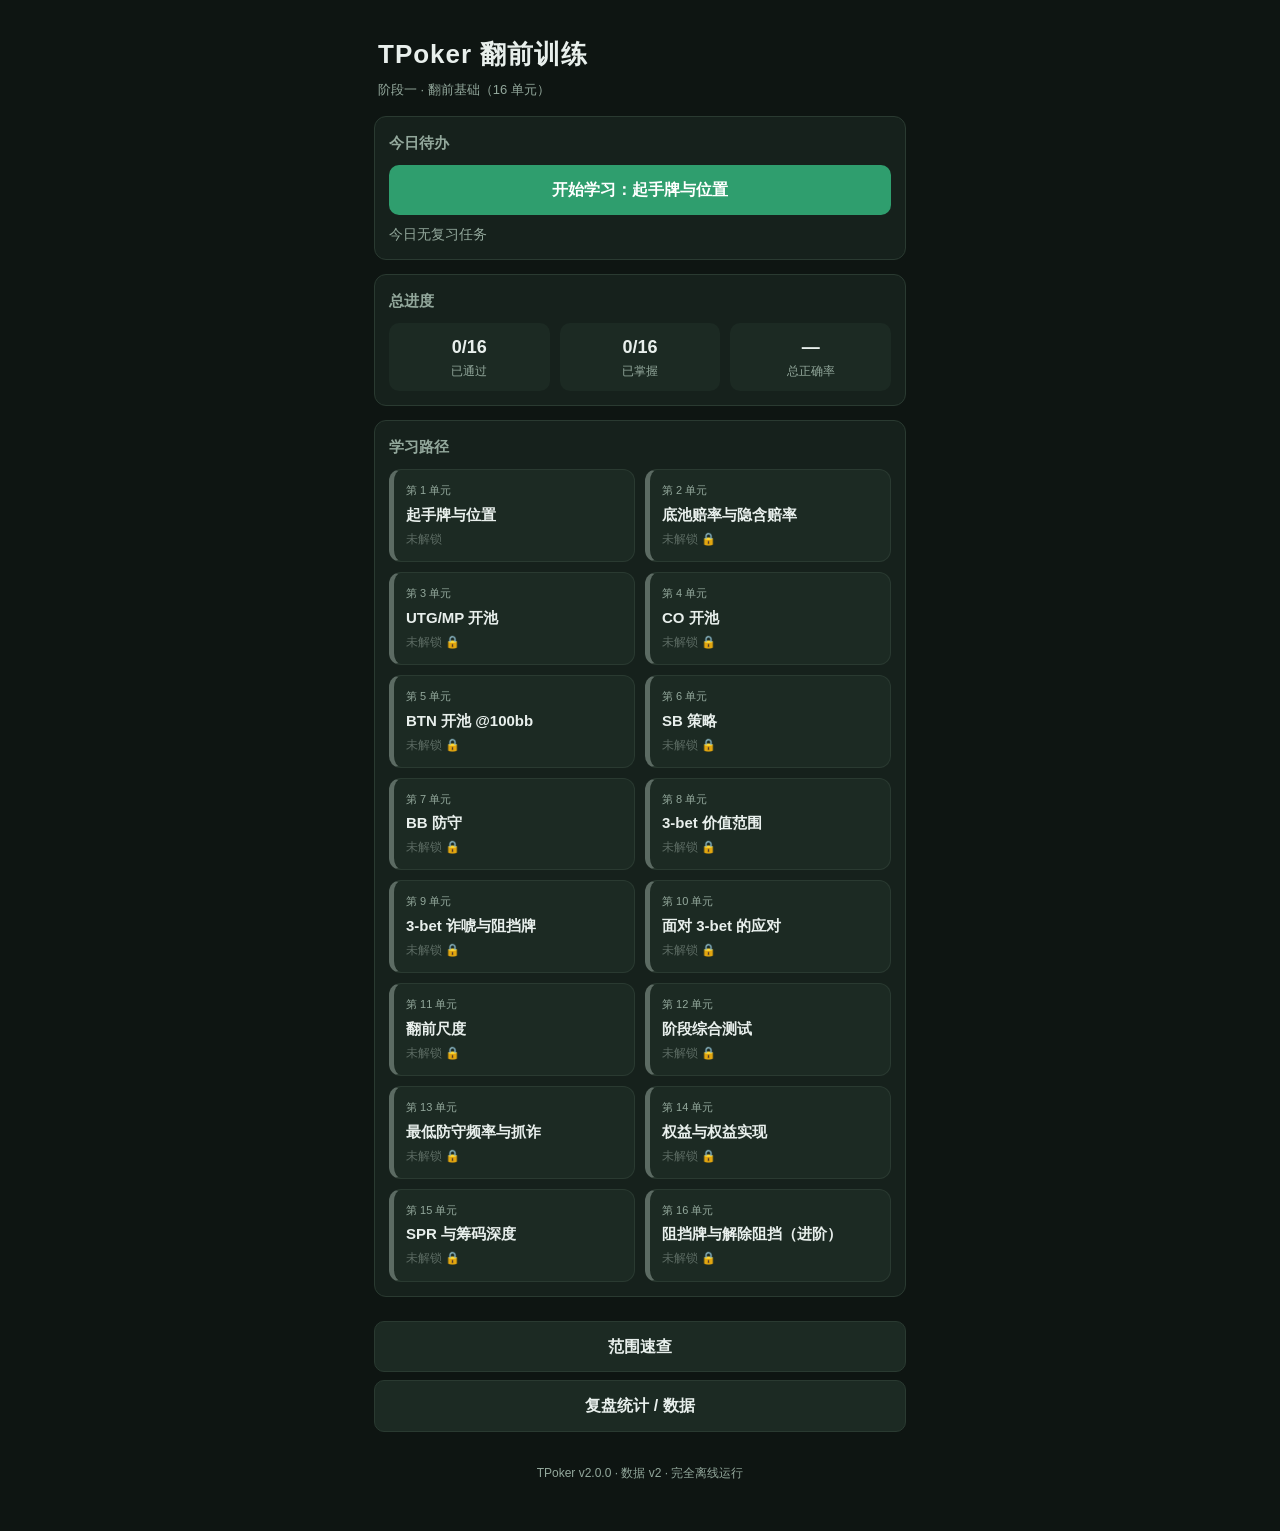
<file: index.html>
<!DOCTYPE html>
<html lang="zh-CN">
<head>
  <meta charset="UTF-8">
  <meta name="viewport" content="width=device-width, initial-scale=1, viewport-fit=cover">
  <title>TPoker 翻前训练</title>
  <meta name="description" content="TPoker：德州扑克翻前学练一体训练器，完全离线运行。">
  <meta name="theme-color" content="#0e1512">
  <link rel="manifest" href="manifest.webmanifest">
  <link rel="icon" type="image/png" sizes="192x192" href="icon-192.png">
  <link rel="apple-touch-icon" href="apple-touch-icon.png">
  <meta name="apple-mobile-web-app-capable" content="yes">
  <meta name="mobile-web-app-capable" content="yes">
  <meta name="apple-mobile-web-app-status-bar-style" content="black-translucent">
  <meta name="apple-mobile-web-app-title" content="TPoker">
  <link rel="stylesheet" href="css/app.css">
</head>
<body>
  <div id="app">
    <div class="page">
      <p class="hint" style="padding:24px 8px;">TPoker 加载中…（若长时间无响应，请通过 start.bat / start.sh 启动本地服务后访问）</p>
    </div>
  </div>
  <script src="js/logic.js"></script>
  <script src="js/store.js"></script>
  <script src="js/ranges.js"></script>
  <script src="js/app.js"></script>
</body>
</html>
</file>
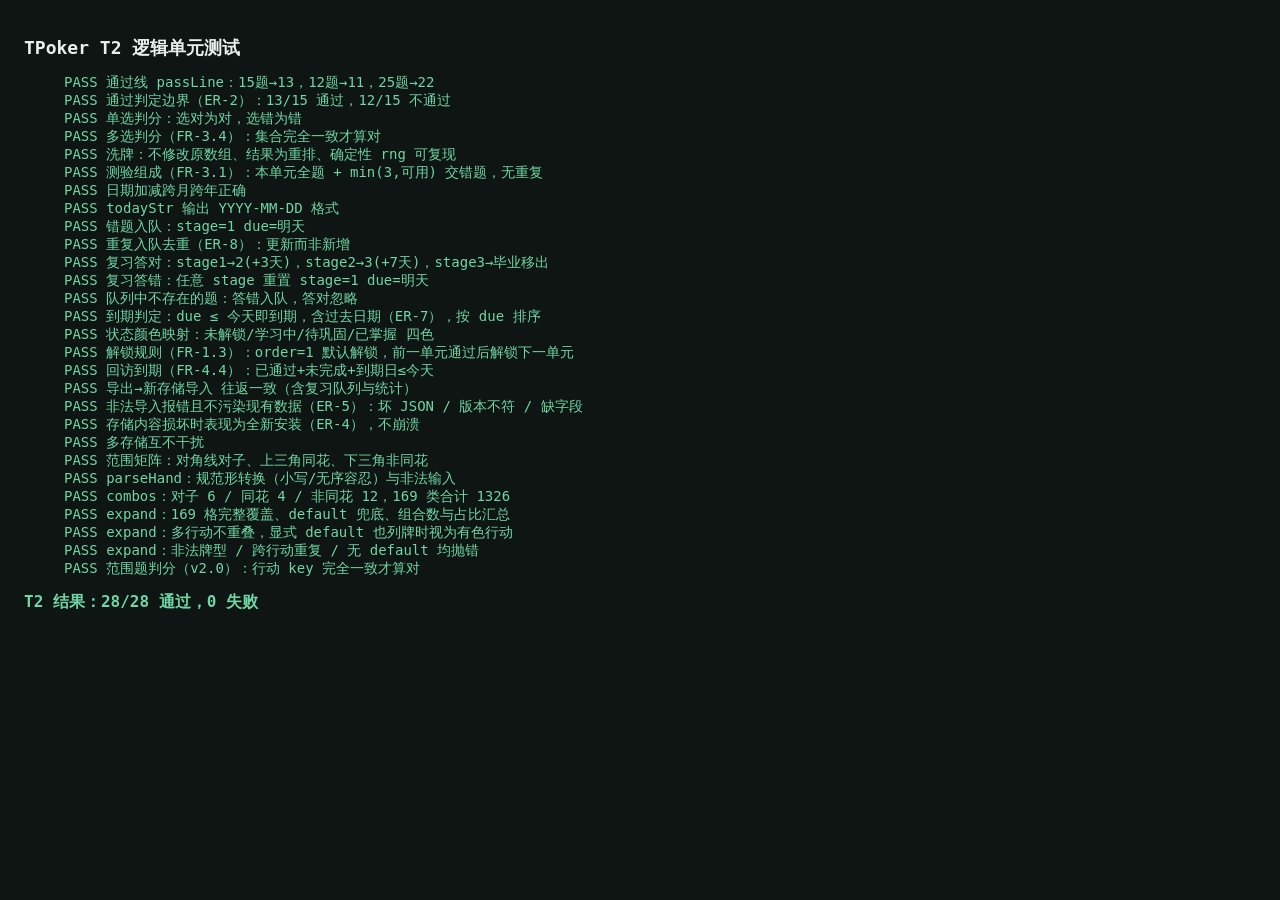
<file: tests/test.html>
<!DOCTYPE html>
<html lang="zh-CN">
<head>
  <meta charset="UTF-8">
  <meta name="viewport" content="width=device-width, initial-scale=1">
  <title>TPoker T2 逻辑测试</title>
  <style>
    body { font-family: -apple-system, "PingFang SC", "Microsoft YaHei", monospace; background: #0e1512; color: #e8efec; padding: 16px; font-size: 14px; }
    h1 { font-size: 18px; }
    .pass { color: #6fd6a5; }
    .fail { color: #f0967f; font-weight: 700; }
    #summary { margin-top: 12px; font-size: 16px; font-weight: 700; }
    li { list-style: none; }
  </style>
</head>
<body>
  <h1>TPoker T2 逻辑单元测试</h1>
  <ul id="list"></ul>
  <div id="summary">运行中…</div>
  <script src="../js/logic.js"></script>
  <script src="../js/store.js"></script>
  <script src="../js/ranges.js"></script>
  <script src="tests.js"></script>
  <script>
    var result = TPTests.run(window.TPLogic, window.TPStore, window.TPRanges);
    var list = document.getElementById('list');
    for (var i = 0; i < result.lines.length; i++) {
      var li = document.createElement('li');
      li.textContent = result.lines[i];
      li.className = result.lines[i].indexOf('PASS') === 0 ? 'pass' : 'fail';
      list.appendChild(li);
    }
    var s = document.getElementById('summary');
    s.textContent = 'T2 结果：' + result.passed + '/' + result.total + ' 通过，' + result.failed + ' 失败';
    s.className = result.failed === 0 ? 'pass' : 'fail';
  </script>
</body>
</html>
</file>
<file: css/app.css>
/* TPoker 样式：移动优先，375px 无横向滚动 */
* { box-sizing: border-box; }

:root {
  --bg: #0e1512;
  --panel: #16211c;
  --panel-2: #1c2a23;
  --line: #2a3a31;
  --text: #e8efec;
  --muted: #93a89c;
  --accent: #2f9e6e;
  --accent-dark: #1f7a52;
  --blue: #3a86c8;
  --yellow: #c9a227;
  --green: #2f9e6e;
  --gray: #5c6b63;
  --red: #c0492f;
  --radius: 12px;
}

html, body {
  background: var(--bg);
  color: var(--text);
  font-family: -apple-system, "PingFang SC", "Microsoft YaHei", "Segoe UI", sans-serif;
  font-size: 16px;
  line-height: 1.6;
}

#app {
  max-width: 560px;
  margin: 0 auto;
  padding: 12px 14px 40px;
  min-height: 100vh;
}

h1, h2, p { margin: 0; }

.page { display: flex; flex-direction: column; gap: 14px; }

.page-header { padding: 6px 2px 2px; }
.back-link { color: var(--muted); text-decoration: none; font-size: 14px; }
.page-title { font-size: 22px; margin-top: 4px; }
.page-sub { color: var(--muted); font-size: 13px; margin-top: 2px; }

.app-title { font-size: 26px; letter-spacing: 1px; }
.app-sub { color: var(--muted); font-size: 13px; margin-top: 4px; }
.hero { padding: 14px 4px 2px; }

.card {
  background: var(--panel);
  border: 1px solid var(--line);
  border-radius: var(--radius);
  padding: 14px;
}
.card-title { font-size: 15px; color: var(--muted); margin-bottom: 10px; font-weight: 600; }

.btn {
  display: block;
  text-align: center;
  text-decoration: none;
  border: none;
  border-radius: 10px;
  padding: 12px 14px;
  font-size: 16px;
  font-weight: 600;
  cursor: pointer;
  width: 100%;
  margin-top: 8px;
}
.btn:disabled { opacity: 0.4; cursor: not-allowed; }
.btn-primary { background: var(--accent); color: #fff; }
.btn-primary:hover { background: var(--accent-dark); }
.btn-review { background: #7a4ec9; color: #fff; }
.btn-warn { background: var(--yellow); color: #231c04; }
.btn-ghost { background: var(--panel-2); color: var(--text); border: 1px solid var(--line); }
.btn-block { width: 100%; }

.todo-empty { color: var(--muted); font-size: 14px; margin-top: 8px; }
.notice { color: #f0c975; background: var(--panel-2); border-radius: 10px; padding: 12px; }
.hint { color: var(--muted); font-size: 13px; margin-top: 8px; }

.prog-grid { display: flex; gap: 10px; }
.prog-item {
  flex: 1;
  background: var(--panel-2);
  border-radius: 10px;
  padding: 10px;
  text-align: center;
  display: flex;
  flex-direction: column;
}
.prog-item b { font-size: 18px; }
.prog-item span { color: var(--muted); font-size: 12px; }

/* 路径图 */
.path-map { display: grid; grid-template-columns: 1fr 1fr; gap: 10px; }
.unit-node {
  border: 1px solid var(--line);
  border-radius: var(--radius);
  padding: 12px;
  background: var(--panel-2);
  border-left-width: 5px;
}
.node-open { cursor: pointer; }
.node-open:active { filter: brightness(1.2); }
.unit-order { font-size: 11px; color: var(--muted); }
.unit-name { font-size: 15px; font-weight: 600; margin: 3px 0; word-break: break-all; }
.unit-status { font-size: 12px; }
.node-gray { border-left-color: var(--gray); }
.node-gray .unit-status { color: var(--gray); }
.node-blue { border-left-color: var(--blue); }
.node-blue .unit-status { color: var(--blue); }
.node-yellow { border-left-color: var(--yellow); }
.node-yellow .unit-status { color: var(--yellow); }
.node-green { border-left-color: var(--green); }
.node-green .unit-status { color: var(--green); }

/* 学习屏 */
.lesson-text { font-size: 15px; }
.rule-list { margin: 0; padding-left: 0; list-style: none; counter-reset: none; }
.rule-item {
  background: var(--panel-2);
  border-radius: 10px;
  padding: 10px 12px;
  margin-bottom: 8px;
  font-size: 14px;
}
.rule-item b { color: var(--accent); margin-right: 6px; }

/* 练习屏 */
.scenario { font-size: 16px; font-weight: 600; margin-bottom: 12px; }
.options { display: flex; flex-direction: column; gap: 8px; }
.option {
  display: flex;
  align-items: center;
  gap: 10px;
  background: var(--panel-2);
  border: 1px solid var(--line);
  border-radius: 10px;
  padding: 12px;
  cursor: pointer;
  font-size: 15px;
}
.option input { width: 18px; height: 18px; accent-color: var(--accent); }
.option-text { word-break: break-all; }

.verdict { border-radius: 10px; padding: 10px 12px; font-weight: 700; margin-top: 4px; font-size: 16px; }
.verdict-ok { background: rgba(47, 158, 110, 0.18); color: #6fd6a5; }
.verdict-bad { background: rgba(192, 73, 47, 0.18); color: #f0967f; }
.answer-line { margin-top: 8px; font-size: 14px; color: var(--text); }
.explanation {
  margin-top: 8px;
  background: var(--panel-2);
  border-radius: 10px;
  padding: 10px 12px;
  font-size: 14px;
}

/* 成绩页 */
.result-card { text-align: center; }
.result-score { font-size: 34px; font-weight: 800; }
.result-pct { color: var(--muted); font-size: 14px; margin-top: 2px; }
.result-line { color: var(--muted); font-size: 13px; margin-top: 10px; }

/* 统计屏 */
.stat-row {
  display: flex;
  justify-content: space-between;
  gap: 10px;
  padding: 10px 0;
  border-bottom: 1px solid var(--line);
  font-size: 14px;
}
.stat-row:last-child { border-bottom: none; }
.stat-name { font-weight: 600; flex-shrink: 0; }
.stat-nums { color: var(--muted); text-align: right; }

.heat-map { display: grid; grid-template-columns: repeat(auto-fill, minmax(120px, 1fr)); gap: 8px; }
.heat-cell {
  border-radius: 10px;
  padding: 10px;
  font-size: 12px;
  display: flex;
  flex-direction: column;
  gap: 2px;
  word-break: break-all;
}
.heat-cell b { font-size: 16px; }
.heat-red { background: rgba(192, 73, 47, 0.25); color: #f0967f; border: 1px solid var(--red); }
.heat-yellow { background: rgba(201, 162, 39, 0.22); color: #e3c565; border: 1px solid var(--yellow); }
.heat-green { background: rgba(47, 158, 110, 0.2); color: #6fd6a5; border: 1px solid var(--green); }

.wrong-item {
  background: var(--panel-2);
  border-radius: 10px;
  padding: 10px 12px;
  margin-bottom: 10px;
  font-size: 14px;
}
.wrong-item .scenario { font-size: 14px; margin-bottom: 6px; }
.wrong-item .btn { margin-top: 8px; width: auto; padding: 6px 12px; font-size: 13px; }

.file-label { display: block; }
.import-msg { font-size: 14px; margin-top: 8px; min-height: 20px; }
.import-ok { color: #6fd6a5; }
.import-bad { color: #f0967f; }

.actions { display: flex; flex-direction: column; gap: 2px; }
.home-nav { margin-top: 2px; }
.app-footer { text-align: center; color: var(--muted); font-size: 12px; margin-top: 18px; }

@media (max-width: 360px) {
  .path-map { grid-template-columns: 1fr; }
  .prog-grid { flex-direction: column; }
}

/* ===== v2.0 新增：范围表 / 学习卡 v2 / 更新横幅 ===== */

/* 更新横幅 */
.update-banner {
  position: sticky;
  top: 6px;
  z-index: 20;
  background: var(--yellow);
  color: #231c04;
  border-radius: 10px;
  padding: 10px 12px;
  font-size: 14px;
  font-weight: 600;
  display: flex;
  justify-content: space-between;
  align-items: center;
  gap: 10px;
  box-shadow: 0 2px 10px rgba(0, 0, 0, 0.4);
}
.update-banner button {
  background: #231c04;
  color: var(--yellow);
  border: none;
  border-radius: 8px;
  padding: 6px 12px;
  font-size: 13px;
  font-weight: 700;
  cursor: pointer;
  flex-shrink: 0;
}
.sw-dot { color: #6fd6a5; }

/* 范围表 */
.range-chart { display: flex; flex-direction: column; gap: 8px; margin-bottom: 16px; }
.range-chart:last-child { margin-bottom: 0; }
.range-title { font-size: 14px; font-weight: 700; }
.range-spot { font-size: 12px; color: var(--muted); }
.range-grid {
  display: grid;
  grid-template-columns: repeat(13, 1fr);
  gap: 2px;
  direction: ltr;
}
.range-cell {
  aspect-ratio: 1 / 1;
  display: flex;
  align-items: center;
  justify-content: center;
  font-size: 9px;
  line-height: 1;
  border-radius: 3px;
  color: #0e1512;
  font-weight: 700;
  user-select: none;
  -webkit-user-select: none;
  padding: 0;
  font-family: inherit;
}
button.range-cell { cursor: pointer; border: none; }
button.range-cell:active { filter: brightness(1.25); }
.range-cell.range-fold { color: #8fa398; font-weight: 400; }
.range-cell.cell-hl { box-shadow: inset 0 0 0 2px #ffffff, 0 0 6px rgba(255, 255, 255, 0.6); }
.range-cell.cell-picked { outline: 2px solid #fff; outline-offset: 1px; }
.range-legend { display: flex; flex-wrap: wrap; gap: 10px; font-size: 12px; color: var(--muted); }
.legend-chip { display: inline-flex; align-items: center; gap: 5px; }
.legend-swatch { width: 12px; height: 12px; border-radius: 3px; display: inline-block; flex-shrink: 0; }
.range-note { font-size: 12px; color: var(--muted); }
.range-src { font-size: 11px; color: var(--gray); }
.range-info {
  font-size: 13px;
  color: var(--text);
  background: var(--panel-2);
  border-radius: 8px;
  padding: 8px 10px;
  min-height: 34px;
}
.range-hand {
  font-size: 22px;
  font-weight: 800;
  text-align: center;
  padding: 12px;
  background: var(--panel-2);
  border-radius: 10px;
  letter-spacing: 1px;
  margin-bottom: 10px;
}

/* 数值表 */
.range-table { width: 100%; border-collapse: collapse; font-size: 13px; }
.range-table th, .range-table td {
  border: 1px solid var(--line);
  padding: 6px 8px;
  text-align: left;
}
.range-table th { background: var(--panel-2); color: var(--muted); font-weight: 600; }

/* 学习卡 v2：进阶理论 / 常见误区 / 参考来源 */
.adv-item { background: var(--panel-2); border-radius: 10px; padding: 10px 12px; margin-bottom: 8px; font-size: 14px; }
.adv-item:last-child { margin-bottom: 0; }
.adv-item b { color: var(--blue); display: block; margin-bottom: 4px; }
.pitfall-item {
  background: rgba(192, 73, 47, 0.12);
  border: 1px solid rgba(192, 73, 47, 0.4);
  border-radius: 10px;
  padding: 10px 12px;
  margin-bottom: 8px;
  font-size: 14px;
  color: #f0c0b3;
}
.pitfall-item:last-child { margin-bottom: 0; }
.src-list { font-size: 12px; color: var(--muted); margin: 0; padding-left: 18px; }
.src-list li { margin-bottom: 4px; }
.src-list a { color: var(--muted); }

/* 范围速查页 */
details.range-group {
  background: var(--panel);
  border: 1px solid var(--line);
  border-radius: var(--radius);
  padding: 12px 14px;
}
details.range-group summary {
  font-size: 15px;
  font-weight: 600;
  cursor: pointer;
  user-select: none;
  -webkit-user-select: none;
}
details.range-group[open] summary { margin-bottom: 12px; }
details.range-group summary:active { filter: brightness(1.2); }

@media (max-width: 360px) {
  .range-cell { font-size: 8px; }
}
</file>
